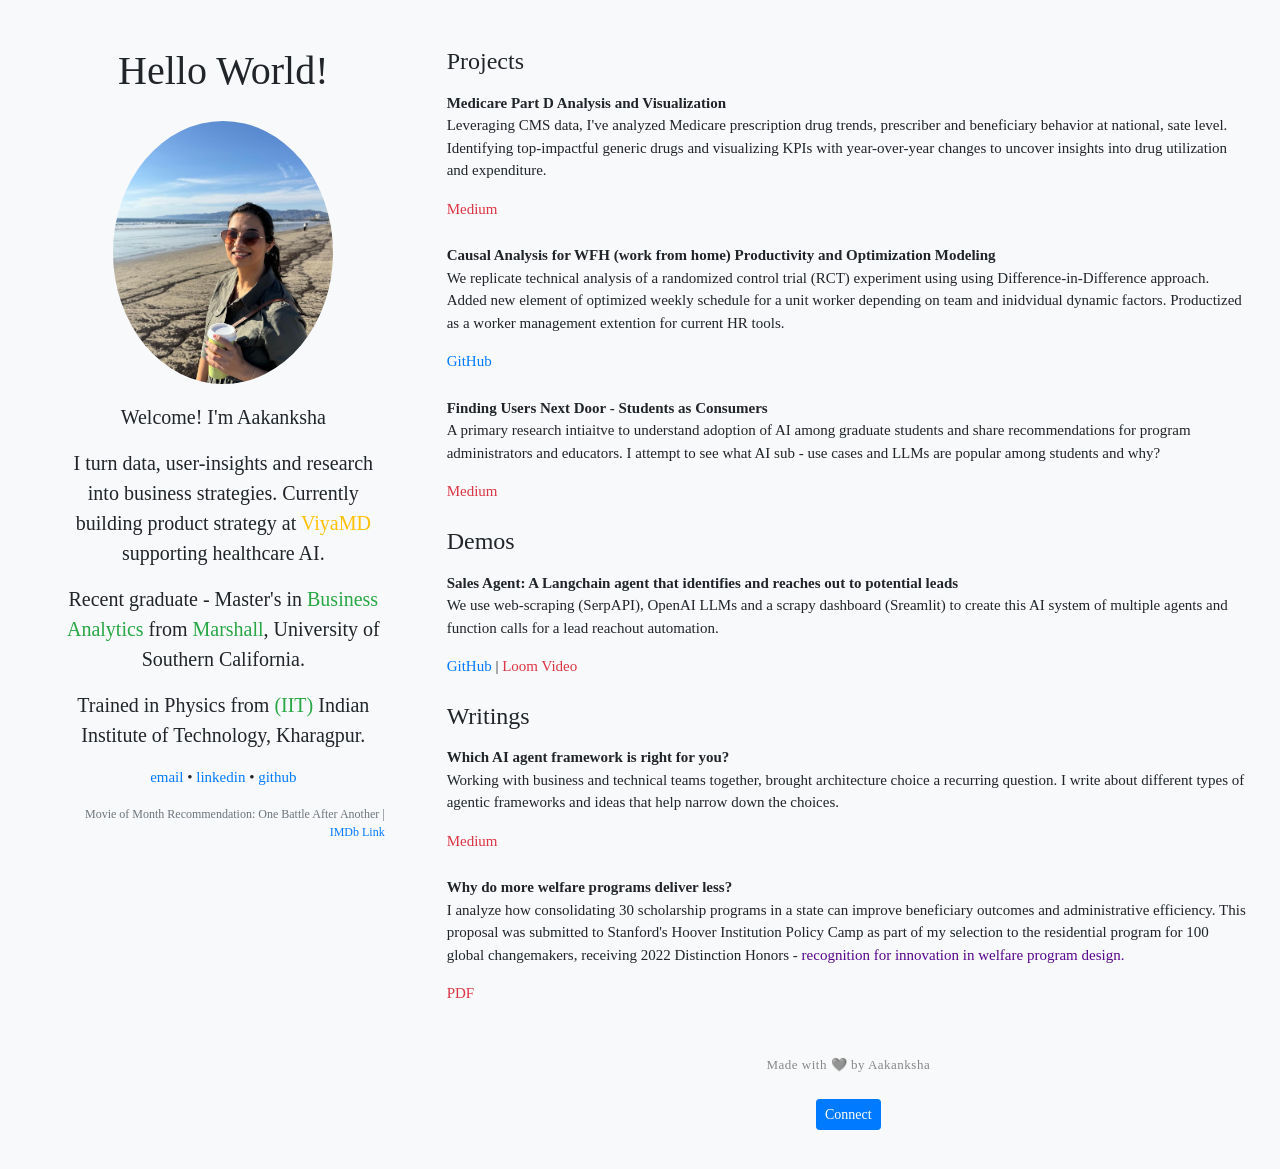
<file: index.html>
<!DOCTYPE html>
<html lang="en">

<head>
    <meta charset="UTF-8">
    <meta name="viewport" content="width=device-width, initial-scale=1.0">
    <link rel="stylesheet" href="https://maxcdn.bootstrapcdn.com/bootstrap/4.0.0-beta.3/css/bootstrap.min.css"
        integrity="sha384-Zug+QiDoJOrZ5t4lssLdxGhVrurbmBWopoEl+M6BdEfwnCJZtKxi1KgxUyJq13dy" crossorigin="anonymous">
    <link rel="stylesheet" href="css/my_styles.css">
    <title> Aakanksha's Homepage</title>
    <style>
        /* Add some media queries for better mobile rendering */
        @media (max-width: 768px) {
            .jumbotron {
                text-align: center;
            }

            .jumbotron img {
                margin-bottom: 20px;
            }

            .jumbotron p {
                font-size: 12px;
            }

            .row {
                margin-bottom: 20px;
            }
        }

        /* Custom style for right panel intro text */

        /* Style for image credits */
        .image-credits {
            font-size: 0.8em; /* Smaller font for credits */
            color: #6c757d; /* Muted color */
            margin-top: 15px;
            margin-bottom: 20px;
        }

        /* Additional spacing for new project/demo sections */
        .project-item, .demo-item {
            margin-bottom: 1.5rem; /* Standard spacing */
        }
    </style>
</head>

<body>
    <div class="container-fluid">
        <div class="row">
            <div class="col-md-4">
                <div class="jumbotron" style="background-color: #f8f9fa">
                    <h1>Hello World!</h1>
                    <img loading="lazy" style="border-radius: 50%; padding: 18px" width="256" src="imgs/as_dp.jpeg"
                        alt="Profile Image">
                    <p class="lead">Welcome! I'm Aakanksha</p>
                    <p class="lead">I turn data, user-insights and research into business strategies. Currently building product strategy at <a href="http://www.viyamd.com" class="link-yellow">ViyaMD</a>
                        supporting healthcare AI.</a></p>    
                    <p class="lead">Recent graduate - Master's in <a class="link-green"
                            href="https://www.marshall.usc.edu/programs/graduate-programs/specialized-masters/ms-business-analytics">Business Analytics</a> from <a class="link-green"
                            href="https://www.marshall.usc.edu">Marshall</a>, University of Southern California</a>.</p>
                    <p class="lead"> Trained in Physics from <a class="link-green" 
                            href = "https://www.iitkgp.ac.in">(IIT)</a> Indian Institute of Technology, Kharagpur</a>.</p>
                    <p><a class="link-blue" href="mailto:asangwan@marshall.usc.edu">email</a> • <a class="link-blue"
                            href="https://www.linkedin.com/in/sangwanaakanksha/">linkedin</a> • <a class="link-blue"
                            href="https://github.com/sangwanaakanksha">github</a>
                        
                <div class="image-credits text-right">
                    Movie of Month Recommendation: One Battle After Another | <a href="https://www.imdb.com/title/tt30144839/">IMDb Link</a>
                    </div>
                    </p>
                </div>
            </div>

            <div class="col-md-8 pr-content">
                <div class="pr-inner">
                

                    <h4 class="mb-3 mt-4">Projects</h4>
                    <div class="mb-4 project-item">
                        <strong>Medicare Part D Analysis and Visualization</strong>
                        <p>Leveraging CMS data, I've analyzed Medicare prescription drug trends, prescriber and beneficiary behavior at national, sate level. Identifying top-impactful generic drugs and visualizing KPIs with year-over-year changes to uncover insights into drug utilization and expenditure.</p>  
                        <a href="https://medium.com/@s.aakanksha23/data-visualization-dashboard-building-a-personal-checklist-55d374e23b9c" class="link-red" target="_blank">Medium</a>
                    
                    </div>
                    <div class="mb-4 project-item">
                        <strong>Causal Analysis for WFH (work from home) Productivity and Optimization Modeling</strong>
                        <p>We replicate technical analysis of a randomized control trial (RCT) experiment using using Difference-in-Difference approach. Added new element of optimized weekly schedule for a unit worker depending on team and inidvidual dynamic factors. Productized as a worker management extention for current HR tools.</p>
                        <a href="https://github.com/sangwanaakanksha/causal-inference/blob/main/wfh_rct_causal_analysis.ipynb" class="link-blue" target="_blank">GitHub</a>
                        
                    </div>
                    <div class="mb-4 project-item">
                        <strong>Finding Users Next Door - Students as Consumers</strong>
                        <p>A primary research intiaitve to understand adoption of AI among graduate students and share recommendations for program administrators and educators. I attempt to see what AI sub - use cases and LLMs are popular among students and why?</p>
                        <a href="https://medium.com/@s.aakanksha23/finding-users-next-door-ai-adoption-among-graduate-students-b8de0b428171" class="link-red" target="_blank">Medium</a>
                        
                    </div>

                    <h4 class="mb-3 mt-4">Demos</h4>
                        
                    
                    <div class="mb-4 demo-item">
                        <strong> Sales Agent: A Langchain agent that identifies and reaches out to potential leads</strong>
                        <p>We use web-scraping (SerpAPI), OpenAI LLMs and a scrapy dashboard (Sreamlit) to create this AI system of multiple agents and function calls for a lead reachout automation.</p>
                        <a href="https://github.com/sangwanaakanksha/sales_development_agent/tree/main" class="link-blue" target="_blank">GitHub</a> |
                        <a href="https://drive.google.com/file/d/1rc1ILqfxzYHD--tFMoJ4sgYykx7Md6gu/view?usp=sharing" class="link-red" target="_blank">Loom Video</a>
                    </div>

                    <h4 class="mb-3 mt-4">Writings</h4>
                    <div class="mb-4">
                        <strong>Which AI agent framework is right for you?</strong>
                        <p>Working with business and technical teams together, brought architecture choice a recurring question. I write about different types of agentic frameworks and ideas that help narrow down the choices.</p>
                        <a href="https://medium.com/@s.aakanksha23/youre-probably-using-the-wrong-ai-agent-framework-and-here-s-why-37620d413750" class="link-red" target="_blank">Medium</a>
                    </div>

                    <div class="mb-4">
                        <strong>Why do more welfare programs deliver less?</strong>
                        <p>I analyze how consolidating 30 scholarship programs in a state can improve beneficiary outcomes and administrative efficiency. This proposal was submitted to Stanford's Hoover Institution Policy Camp as part of my selection to the residential program for 100 global changemakers, receiving 2022 Distinction Honors - <a class="link-purple"
                           href="https://www.hoover.org/hoover-institution-summer-policy-boot-camp-directors-award"> recognition for innovation in welfare program design.</p>
                        <a href="https://drive.google.com/file/d/1Q4Khne-xqPxKVWvAomlcQnWaTstbGS1L/view?usp=sharing" class="link-red" target="_blank">PDF</a>
                    </div>


                    <div class="footer-note text-center mt-5"><small>Made with 🩶 by Aakanksha</small></div>
                </div>
            </div>
        </div>
    </div>
    
    <script>
        // Call to action for pipeline ideas
        document.addEventListener('DOMContentLoaded', function() {
            const demosSection = document.querySelector('.pr-inner'); // Adjust selector if needed to target specific section
            if (demosSection) {
                const callToAction = document.createElement('div');
                callToAction.className = 'text-center mt-4 mb-4';
                callToAction.innerHTML = `
                    <a href="mailto:asangwan@marshall.usc.edu" class="btn btn-primary btn-sm">Connect</a>
                `;
                demosSection.appendChild(callToAction);
            }
        });
    </script>
</body>

</html>
</file>
<file: css/my_styles.css>
.jumbotron {
    margin-bottom: 0;
    padding: 2rem 2rem;
}
body {
    padding: 15px;
    text-align: center;
    font-family: 'Lucida Grande';
    font-size: 15px;
    background: #f8f9fa;
}

.link-red {
    color: #dc3545;
    background-color: transparent;
    background-image: none;
    border-color: #dc3545;
}

.link-red:hover {
    color: #fff;
    background-color: #dc3545;
    border-color: #dc3545;
}

.link-yellow {
    color: #ffc107;
    background-color: transparent;
    background-image: none;
    border-color: #ffc107;
}

.link-yellow:hover {
    color: #fff;
    background-color: #ffc107;
    border-color: #ffc107;
}

.link-blue {
    color: #007bff;
    background-color: transparent;
    background-image: none;
    border-color: #007bff;
}

.link-blue:hover {
    color: #fff;
    background-color: #007bff;
    border-color: #007bff;
}

.link-green {
    color: #28a745;
    background-color: transparent;
    background-image: none;
    border-color: #28a745;
}

.link-green:hover {
    color: #fff;
    background-color: #28a745;
    border-color: #28a745;
}

.link-gray {
    color: #868e96;
    background-color: transparent;
    background-image: none;
    border-color: #868e96;
}

.link-gray:hover {
    color: #fff;
    background-color: #868e96;
    border-color: #868e96;
}

.link-purple {
    color: #57068c;
    background-color: transparent;
    background-image: none;
    border-color: #57068c;
}

.link-purple:hover {
    color: #fff;
    background-color: #57068c;
    border-color: #57068c;
}

.pr-content {
    text-align: left;
}
.pr-inner {
    margin-top: 32px;
}
.footer-note {
    text-align: center;
    margin-top: 48px;
    color: #888;
}
.footer-note small {
    font-size: 13px;
    letter-spacing: 0.5px;
}
</file>
